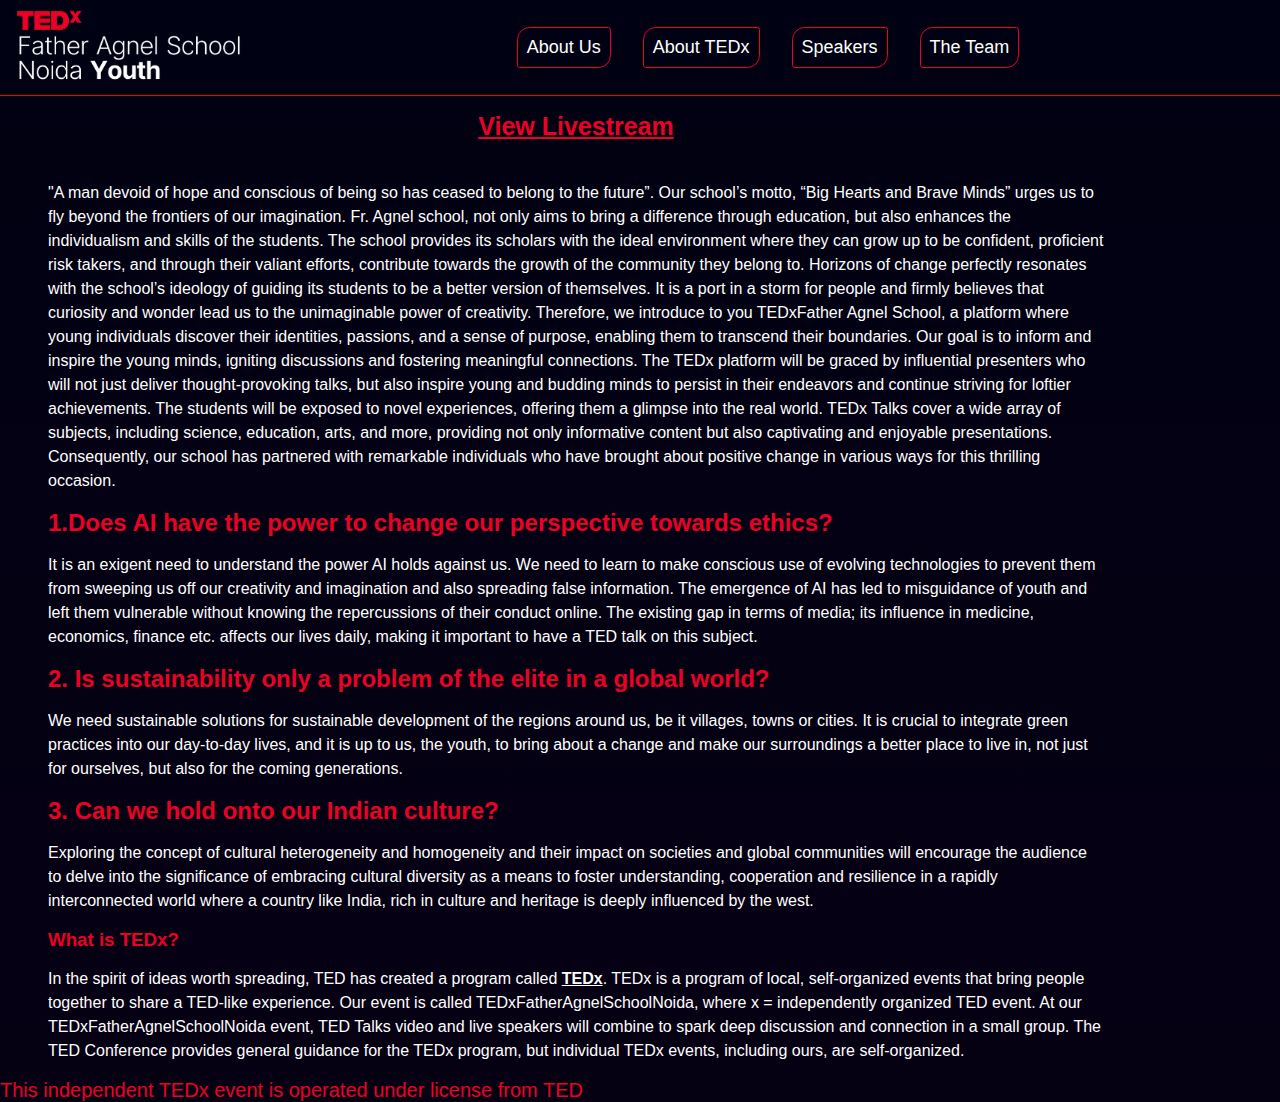
<file: index.html>
<!DOCTYPE html>
<html lang="en">

<head>
    <meta charset="UTF-8">
    <meta name="viewport" content="width=device-width, initial-scale=1.0">
    <title>TEDx</title>
    <link rel="icon" href="favicon.ico" />

    <!-- <link rel="stylesheet" href="https://cdn.jsdelivr.net/npm/@picocss/pico@1/css/pico.min.css"> -->
    <!-- <link rel="stylesheet" href="https://unpkg.com/pollen-css" /> -->
    <link rel="stylesheet" href="./flipdown.css">
    <link rel="stylesheet" href="./styles.css">
    <script src="flipdown.js"></script>

    <style>
        body {
            margin: 0;
        }

        main {
            margin: 0;
        }

        #hero {
            width: 100vw;
            z-index: -10;
            position: relative;
            place-items: center;
        }

        #hero #flipdown {
            position: relative;
            left: 51%;

            z-index: 100;
            transform: translate(-50%, 23em) scale(0.9);
        }

        @media only screen and (min-width: 1600px) {
            #hero #flipdown {
                transform: translate(-50%, 30em) scale(0.9);
            }
        }

        #hero img {
            transform: translateY(-1rem);
            z-index: -1;
            position: relative;
            width: 100%;
            left: 0;
            transform: translate(0, -5.5rem);
        }

        p,
        h1,
        h2,
        h3,
        h4 {
            margin: 1rem 3rem;
        }


        .no {
            display: none
        }

        @media only screen and (max-width: 768px) {
            #hero {
                transform: translateY(20px);
            }

            #hero img {
                transform: translate(0rem, -3rem);
            }

            #flipdown {
                left: 0;
                transform: translate(-10rem, 8rem) scale(0.7) !important;
            }

            p,
            h1,
            h2,
            h3,
            h4 {
                margin: 1rem 0.1rem;
            }
        }


        div.vid {
            display: none;
        }

        div.vid iframe {
            height: 80vh;
            aspect-ratio: 16/9;
        }

        @media only screen and (max-width: 768px) {
            div.vid iframe {
                width: 90vw;
                height: auto;
                aspect-ratio: 16/9;
            }

            .vid {
                position: relative !important;
            }

            .live {
                display: none !important;
            }
        }
    </style>
</head>

<body>
    <nav>

        <span>
            <ul>
                <a href="./index.html">
                    <li><img src="./large.png" alt=""></li>
                    <div class="live">LIVE</div>
                </a>
            </ul>
            <ul>
                <li><a href="./about.html"><button>About Us</button></a></li>
                <li><a href="./tedx.html"><button>About TEDx</button></a></li>
                <li><a href="./speakers.html"><button>Speakers</button></a></li>
                <li><a href="./team.html"><button>The Team</button></a></li>
            </ul>
        </span>
        <div class="hamburger">
            <span>
                <span id="b1" class="bar"></span>
                <span id="b2" class="bar"></span>
                <span id="b3" class="bar"></span>
            </span>
            <a href="./index.html"><img src="./large.png" alt="">
                <div class="live">LIVE</div>
            </a>
        </div>
    </nav>
    <main>
                <h1 style="font-size:25px;text-align:center;"><a href="https://www.youtube.com/watch?v=j_zo2y0kzl4">View Livestream</a></h1>
    <p>
        <br>
        "A man devoid of hope and conscious of
        being so has ceased to belong to the future”.
        Our school’s motto, “Big Hearts and Brave Minds” urges us to fly beyond
        the frontiers of our imagination. Fr. Agnel school, not only aims to bring a
        difference through education, but also enhances the individualism and
        skills of the students. The school provides its scholars with the ideal
        environment where they can grow up to be confident, proficient risk takers,
        and through their valiant efforts, contribute towards the growth of the
        community they belong to.
        Horizons of change perfectly resonates with the school’s ideology of
        guiding its students to be a better version of themselves. It is a port in a
        storm for people and firmly believes that curiosity and wonder lead us to
        the unimaginable power of creativity. Therefore, we introduce to you TEDxFather Agnel School, a platform
        where young individuals discover their
        identities, passions, and a sense of purpose, enabling them to transcend
        their boundaries. Our goal is to inform and inspire the young minds,
        igniting discussions and fostering meaningful connections.
        The TEDx platform will be graced by influential presenters who will not just
        deliver thought-provoking talks, but also inspire young and budding minds
        to persist in their endeavors and continue striving for loftier achievements.
        The students will be exposed to novel experiences, offering them a glimpse
        into the real world. TEDx Talks cover a wide array of subjects, including
        science, education, arts, and more, providing not only informative content
        but also captivating and enjoyable presentations.
        Consequently, our school has partnered with remarkable individuals who
        have brought about positive change in various ways for this thrilling
        occasion.

    </p>
    <span>
        <h2>1.Does AI have the power to change our perspective towards ethics? </h2>
        <p>
            It is an exigent need to understand the power AI holds against us. We need to learn to make conscious use of
            evolving technologies to prevent them from sweeping us off our creativity and imagination and also spreading
            false information. The emergence of AI has led to misguidance of youth and left them vulnerable without
            knowing
            the repercussions of their conduct online. The existing gap in terms of media; its influence in medicine,
            economics, finance etc. affects our lives daily, making it important to have a TED talk on this subject.
        </p>



        <h2>2. Is sustainability only a problem of the elite in a global world?</h2>
        <p>
            We need sustainable solutions for sustainable development of the regions around us, be it villages, towns or
            cities. It is crucial to integrate green practices into our day-to-day lives, and it is up to us, the youth,
            to
            bring about a change and make our surroundings a better place to live in, not just for ourselves, but also
            for
            the coming generations.
        </p>


        <h2>3. Can we hold onto our Indian culture?</h2>
        <p>
            Exploring the concept of cultural heterogeneity and homogeneity and their impact on societies and global
            communities will encourage the audience to delve into the significance of embracing cultural diversity as a
            means to foster understanding, cooperation and resilience in a rapidly interconnected world where a country
            like
            India, rich in culture and heritage is deeply influenced by the west.
        </p>
    </span>
    <h3>What is TEDx?</h3>
    <p>
        In the spirit of ideas worth spreading, TED has created a program called <a
            href="https://www.ted.com/tedx">TEDx</a>. TEDx is a program of local, self-organized events that bring
        people
        together to share a TED-like experience. Our event is called TEDxFatherAgnelSchoolNoida, where x = independently
        organized TED
        event. At our TEDxFatherAgnelSchoolNoida event, TED Talks video and live speakers will combine to spark deep
        discussion and
        connection in a small group. The TED Conference provides general guidance for the TEDx program, but individual
        TEDx
        events, including ours, are self-organized.
    </p>
    </main>
    <footer>
        This independent TEDx event is operated under license from TED
    </footer>
</body>
<script>
    const hamburger = document.querySelector(".hamburger>span")
    const navMenu = document.querySelectorAll("nav>span")
    const flipdownEl = document.querySelector("#flipdown")
    const liveFlash = document.querySelectorAll(".live")
    const vid = document.querySelector(".vid")
    const poster = document.querySelector("#poster")
    const hero = document.querySelector("#hero")
    const main = document.querySelector("main")
    const flipdown = new FlipDown(Math.floor(new Date(
        "25-Aug-2023 08:37:00"
        // "24-Aug-2023 22:35:00"
    ).getTime() / 1000))
    flipdown.start()
    flipdown.ifEnded(() => {
        flipdownEl.innerHTML = ""
        liveFlash.forEach(el => el.style.display = "initial")
        vid.style.display = "block"
        poster.classList.add("no")
        hero.style.display = "GRID"

    })

    hamburger.addEventListener("click", mobileMenu)

    function mobileMenu() {
        hamburger.classList.toggle("active")
        navMenu.forEach(el => el.classList.toggle("active"))
    }
</script>

</html>
</file>
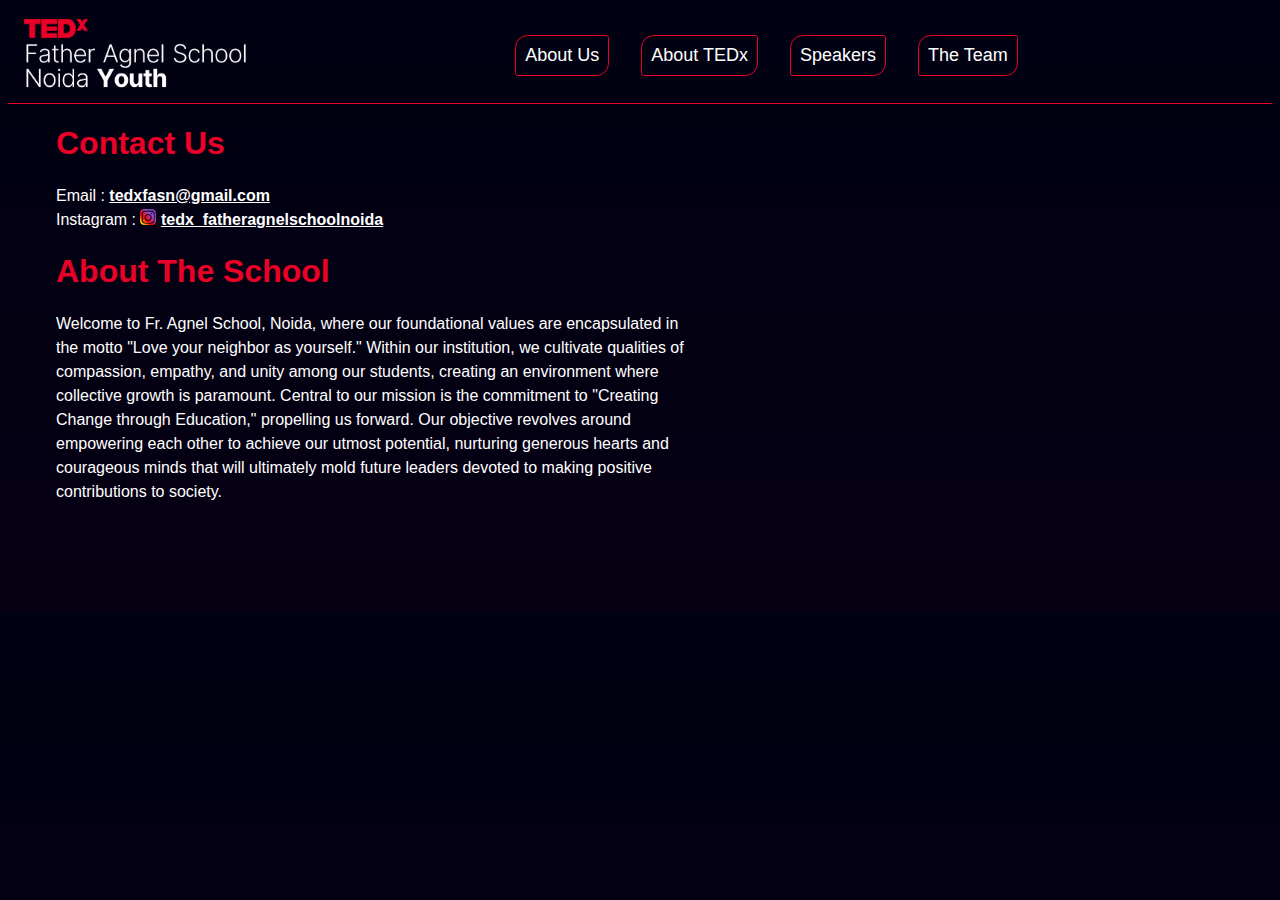
<file: about.html>
<!DOCTYPE html>
<html lang="en">

<head>
    <meta charset="UTF-8">
    <meta name="viewport" content="width=device-width, initial-scale=1.0">
    <link rel="stylesheet" href="./styles.css">

    <title>About The School</title>
    <link rel="icon" href="favicon.ico" />
    <style>
        main {
            display: flex;
            gap: 1rem;
        }

        @media only screen and (max-width: 768px) {
            main {
                flex-direction: column;
            }
        }
    </style>
</head>

<body>
    <nav>

        <span>
            <ul>
                <a href="./index.html">
                    <li><img src="./large.png" alt=""></li>
                    <div class="live">LIVE</div>
                </a>
            </ul>
            <ul>
                <li><a href="./about.html"><button>About Us</button></a></li>
                <li><a href="./tedx.html"><button>About TEDx</button></a></li>
                <li><a href="./speakers.html"><button>Speakers</button></a></li>
                <li><a href="./team.html"><button>The Team</button></a></li>
            </ul>
        </span>
        <div class="hamburger">
            <span>
                <span id="b1" class="bar"></span>
                <span id="b2" class="bar"></span>
                <span id="b3" class="bar"></span>
            </span>
            <a href="./index.html"><img src="./large.png" alt="">
                <div class="live">LIVE</div>
            </a>
        </div>
    </nav>
    <main>
        <span>
            <h1> Contact Us </h1>
            <p>
                Email : <a href="mailto: tedxfasn@gmail.com">tedxfasn@gmail.com</a>
                <br>
                Instagram : <img width="16em" src="./instalogo.png" /> <a
                    href="https://instagram.com/tedx_fatheragnelschoolnoida?igshid=OGQ5ZDc2ODk2ZA==">tedx_fatheragnelschoolnoida</a>
            </p>
            <h1>About The School</h1>
            <p>
                Welcome to Fr. Agnel School, Noida, where our foundational values are
                encapsulated in the motto "Love your neighbor as yourself." Within our
                institution, we cultivate qualities of compassion, empathy, and unity
                among our students, creating an environment where collective growth is
                paramount. Central to our mission is the commitment to "Creating Change
                through Education," propelling us forward. Our objective revolves around
                empowering each other to achieve our utmost potential, nurturing
                generous hearts and courageous minds that will ultimately mold future
                leaders devoted to making positive contributions to society.
            </p>
        </span>
        <span>
            <div style="overflow:hidden;resize:none;max-width:100%;width:500px;height:500px;">
                <div id="gmap-canvas" style="height:100%; width:100%;max-width:100%;"><iframe
                        style="height:100%;width:100%;border:0;" frameborder="0"
                        src="https://www.google.com/maps/embed/v1/place?q=Fr.+Agnel+School,+Institutional+Area,+Khora+Colony,+Sector+62,+Noida,+Uttar+Pradesh,+India&key=AIzaSyBFw0Qbyq9zTFTd-tUY6dZWTgaQzuU17R8"></iframe>
                </div><a class="google-maps-html" href="https://www.bootstrapskins.com/themes"
                    id="authmaps-data">premium bootstrap themes</a>
                <style>
                    #gmap-canvas img.text-marker {
                        max-width: none !important;
                        background: none !important;
                    }

                    img {
                        max-width: none
                    }
                </style>
            </div>
        </span>

    </main>

</body>
<script>
    const hamburger = document.querySelector(".hamburger>span")
    const navMenu = document.querySelectorAll("nav>span")

    hamburger.addEventListener("click", mobileMenu)

    function mobileMenu() {
        hamburger.classList.toggle("active")
        navMenu.forEach(el => el.classList.toggle("active"))
    }
</script>

</html>
</file>
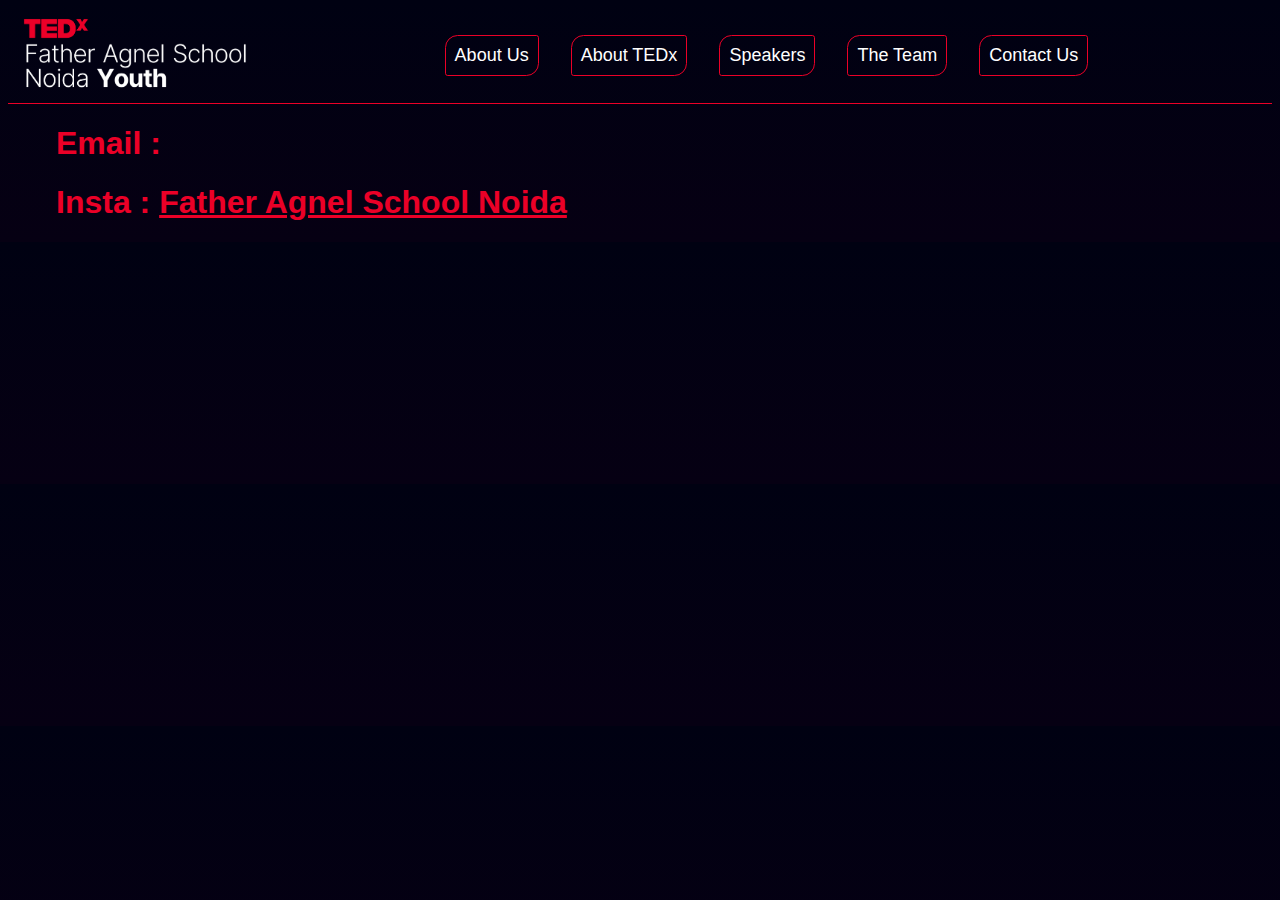
<file: contact.html>
<!DOCTYPE html>
<html lang="en">

<head>
    <meta charset="UTF-8">
    <meta name="viewport" content="width=device-width, initial-scale=1.0">
    <link rel="stylesheet" href="./styles.css">

    <title>About The School</title>
    <link rel="icon" href="favicon.ico" />

</head>

<body>
    <nav>

        <span>
            <ul>
                <a href="./index.html">
                    <li><img src="./large.png" alt=""></li>
                    <div class="live">LIVE</div>
                </a>
            </ul>
            <ul>
                <li><a href="./about.html"><button>About Us</button></a></li>
                <li><a href="./tedx.html"><button>About TEDx</button></a></li>
                <li><a href="./speakers.html"><button>Speakers</button></a></li>
                <li><a href="./team.html"><button>The Team</button></a></li>
                <li><a href="./contact.html"><button>Contact Us</button></a></li>
            </ul>
        </span>
        <div class="hamburger">
            <span>
                <span id="b1" class="bar"></span>
                <span id="b2" class="bar"></span>
                <span id="b3" class="bar"></span>
            </span>
            <a href="./index.html"><img src="./large.png" alt="">
                <div class="live">LIVE</div>
            </a>
        </div>
    </nav>
    <main>
        <h1> Email : </h1>
        <h1> Insta : <a href="https://instagram.com/tedx_fatheragnelschoolnoida?igshid=OGQ5ZDc2ODk2ZA==">Father Agnel
                School Noida</a></h1>
    </main>

</body>
<script>
    const hamburger = document.querySelector(".hamburger>span")
    const navMenu = document.querySelectorAll("nav>span")

    hamburger.addEventListener("click", mobileMenu)

    function mobileMenu() {
        hamburger.classList.toggle("active")
        navMenu.forEach(el => el.classList.toggle("active"))
    }
</script>

</html>
</file>
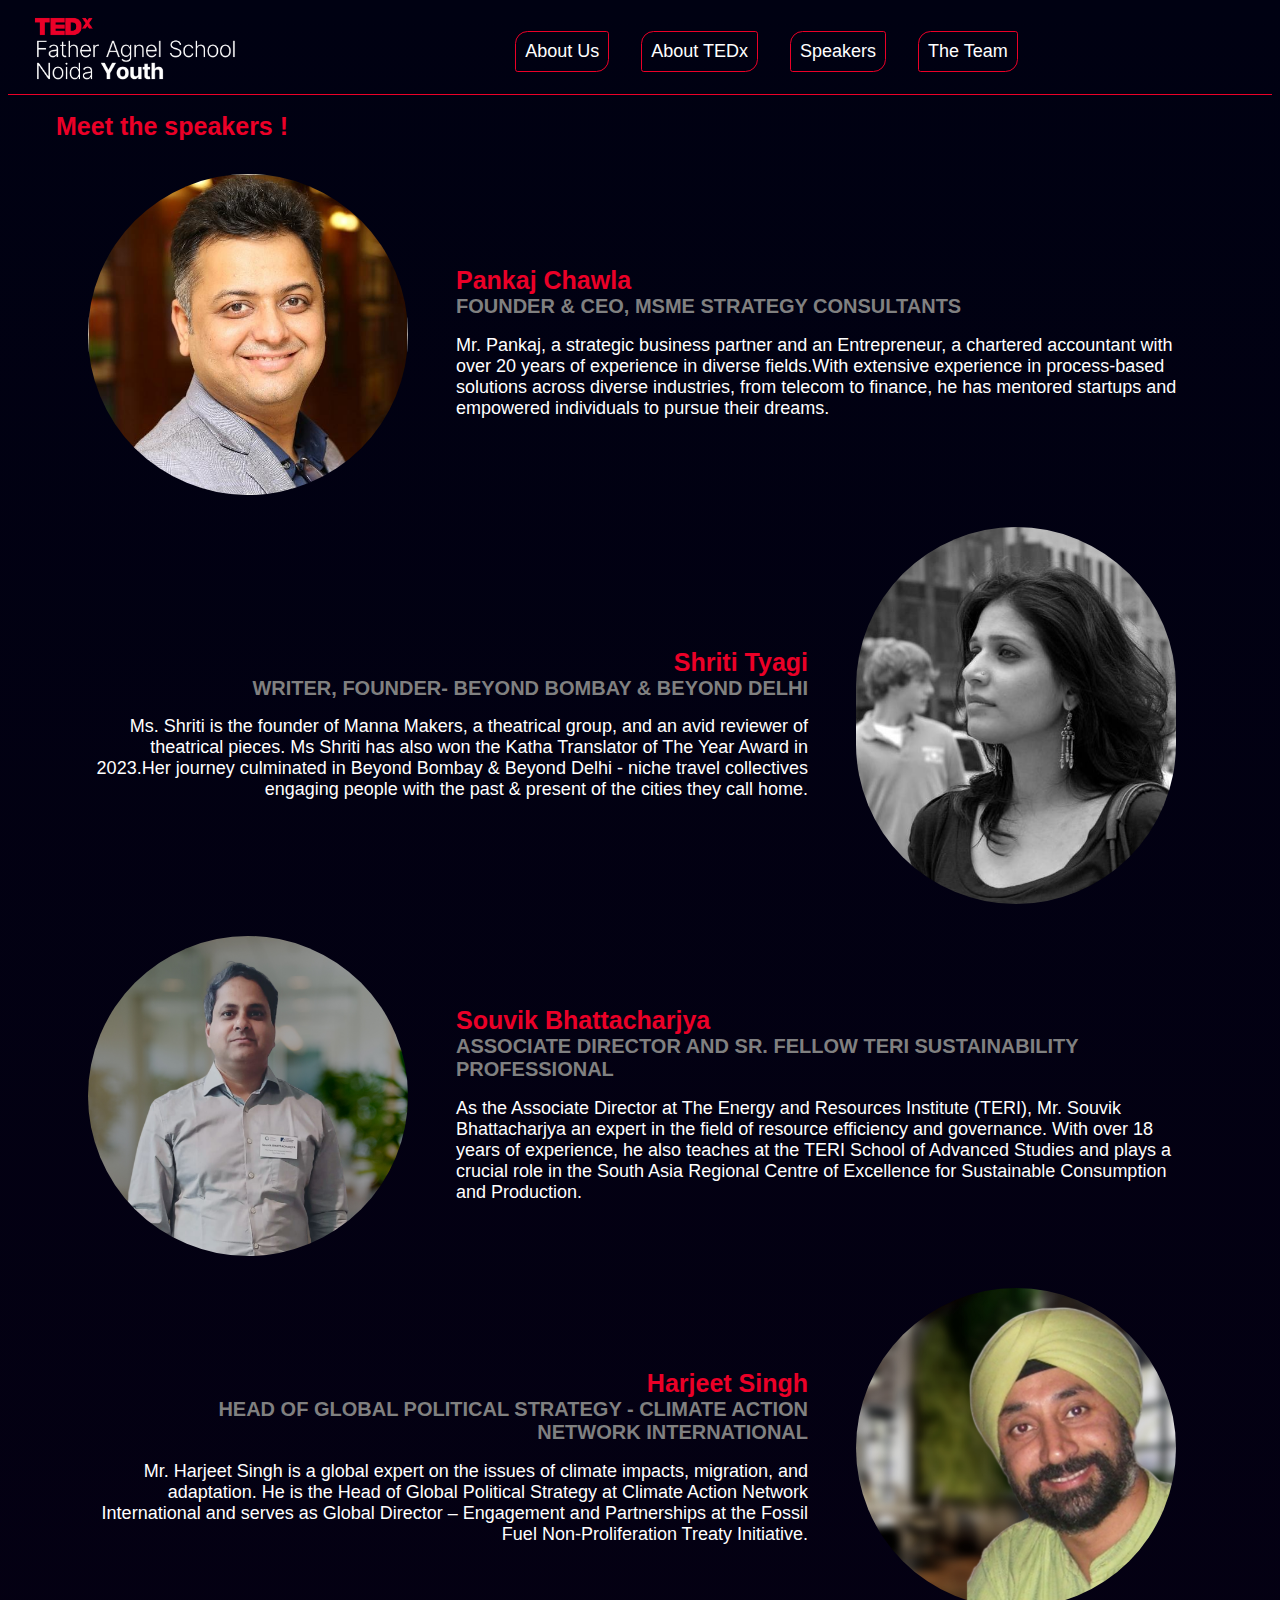
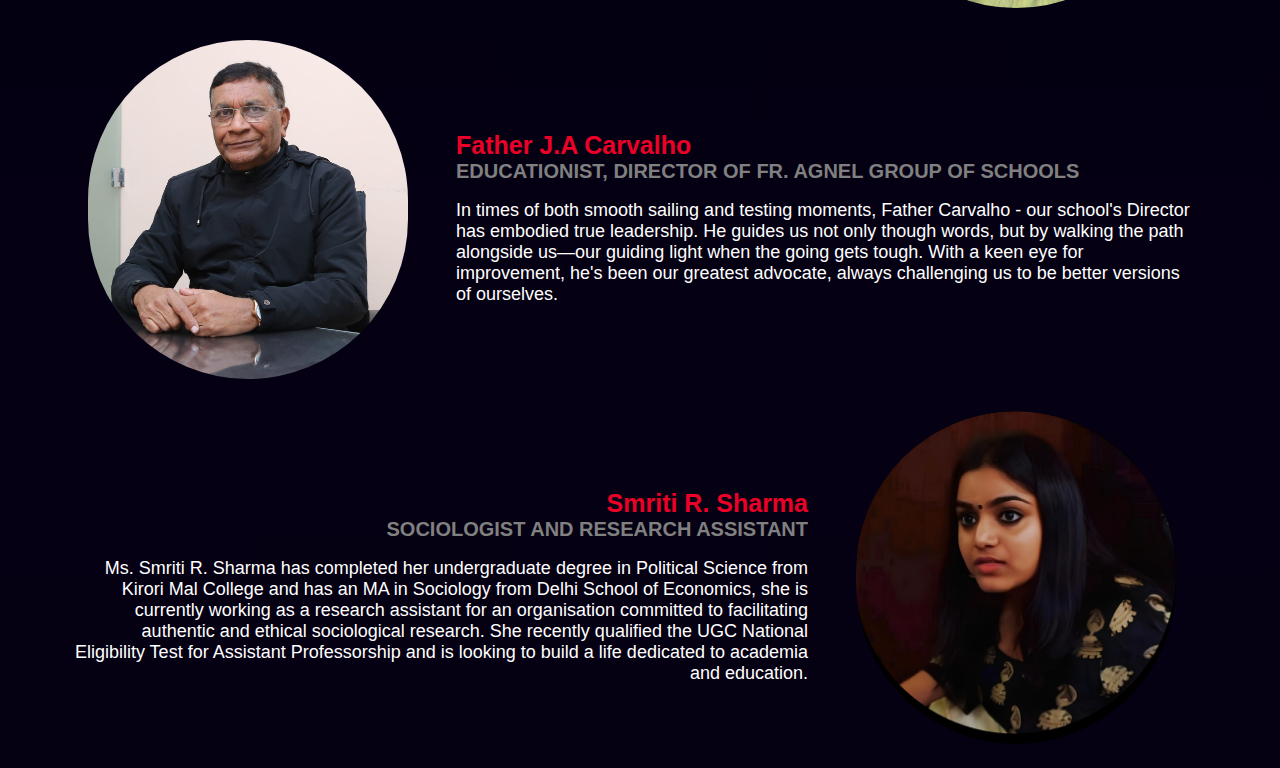
<file: speakers.html>
<!DOCTYPE html>
<html lang="en">

<head>
    <meta charset="UTF-8">
    <meta name="viewport" content="width=device-width, initial-scale=1.0">
    <link rel="stylesheet" href="./styles.css">

    <title>Speakers</title>
    <link rel="icon" href="favicon.ico" />

    <style>
        main div {
            display: flex;
            justify-content: center;
            align-items: center;
            text-align: center;
        }

        span {
            font-size: 18px;
        }

        h1 {
            font-size: 25px;
        }

        h2 {
            font-size: 20px;
        }

        @media only screen and (max-width: 768px) {

            h1,
            h2 {
                text-align: center;
            }

            p {
                font-size: 20px;
            }

            main div {
                flex-direction: column;
            }

            main div:has(.even) {
                flex-direction: column-reverse;

            }

            span {
                text-align: left !important;
            }

            main img {
                width: 15rem;
            }

        }

        .head {
            display: flex;
            flex-direction: column;
        }

        main div span {
            padding: 0 1rem;
            text-align: left;
        }

        span.even {
            text-align: right;
        }

        span:not(.even) {
            text-align: left
        }

        main div span h1 {
            margin-bottom: 0;
        }

        main div span h2 {
            margin-top: 0;
            color: gray;
            text-transform: uppercase;
        }

        main img {
            width: 20rem;
            border-radius: 100rem;
            margin: 1rem;
        }
    </style>
</head>

<body>
    <nav>

        <span>
            <ul>
                <a href="./index.html">
                    <li><img src="./large.png" alt=""></li>
                    <div class="live">LIVE</div>
                </a>
            </ul>
            <ul>
                <li><a href="./about.html"><button>About Us</button></a></li>
                <li><a href="./tedx.html"><button>About TEDx</button></a></li>
                <li><a href="./speakers.html"><button>Speakers</button></a></li>
                <li><a href="./team.html"><button>The Team</button></a></li>
            </ul>
        </span>
        <div class="hamburger">
            <span>
                <span id="b1" class="bar"></span>
                <span id="b2" class="bar"></span>
                <span id="b3" class="bar"></span>
            </span>
            <a href="./index.html"><img src="./large.png" alt="">
                <div class="live">LIVE</div>
            </a>
        </div>
    </nav>
    <main>
        <h1>Meet the speakers !</h1>
        <div>
            <span class="head">
                <img src="./pankaj.jpg" alt="">
            </span>
            <span>
                <h1>Pankaj Chawla</h1>
                <h2>FOUNDER & CEO, MSME STRATEGY CONSULTANTS
                </h2>
                Mr. Pankaj, a strategic business
                partner and an Entrepreneur, a
                chartered accountant with over
                20 years of experience in
                diverse fields.With extensive
                experience in process-based
                solutions across diverse
                industries, from telecom to
                finance, he has mentored
                startups and empowered
                individuals to pursue their
                dreams.
            </span>
        </div>
        <div>

            <span class="even">
                <h1>Shriti Tyagi</h1>
                <h2>WRITER, Founder- Beyond Bombay & Beyond Delhi
                </h2>
                Ms. Shriti is the founder of Manna
                Makers, a
                theatrical group, and an avid reviewer of
                theatrical pieces. Ms Shriti has
                also won the Katha Translator
                of The Year Award in 2023.Her
                journey culminated in Beyond
                Bombay & Beyond Delhi - niche
                travel collectives engaging
                people with the past & present
                of the cities they call home.


            </span>
            <span class="head">
                <img src="./shriti.jpg" alt="">
            </span>
        </div>

        <div>
            <span class="head">
                <img src="./sovik.png" alt="">
            </span>
            <span>
                <h1>Souvik Bhattacharjya
                </h1>
                <h2>ASSOCIATE DIRECTOR and Sr. Fellow TERI sustainability professional
                </h2>
                As the Associate Director at
                The Energy and Resources
                Institute (TERI), Mr. Souvik
                Bhattacharjya an expert in
                the field of resource efficiency
                and governance. With over 18
                years of experience, he also
                teaches at the TERI School of
                Advanced Studies and plays a
                crucial role in the South Asia
                Regional Centre of Excellence
                for Sustainable Consumption
                and Production.
            </span>
        </div>
        <div>

            <span class="even">
                <h1>Harjeet Singh
                </h1>
                <h2>Head of Global Political Strategy - Climate Action Network International</h2>
                Mr. Harjeet Singh is a global expert
                on the issues of climate impacts,
                migration, and adaptation. He is
                the Head of Global Political
                Strategy at Climate Action
                Network International and serves
                as Global Director – Engagement
                and Partnerships at the Fossil
                Fuel Non-Proliferation Treaty
                Initiative.
            </span>
            <span class="head">
                <img src="./harjeet.png" alt="">
            </span>
        </div>
        <div>
            <span class="head">
                <img src="./father.jpg" alt="">
            </span>
            <span>
                <h1>Father J.A Carvalho
                </h1>
                <h2>Educationist, Director of Fr. Agnel group of Schools</h2>
                In times of both smooth sailing
                and testing moments, Father
                Carvalho - our school's Director
                has embodied true leadership.
                He guides us not only though
                words, but by walking the path
                alongside us—our guiding light
                when the going gets tough. With
                a keen eye for improvement, he's
                been our greatest advocate,
                always challenging us to be
                better versions of ourselves.
            </span>
        </div>
        <div>

            <span class="even">
                <h1>Smriti R. Sharma
                </h1>
                <h2>SOCIOLOGIST AND RESEARCH ASSISTANT
                </h2>
                Ms. Smriti R. Sharma has completed her
                undergraduate degree in Political
                Science from Kirori Mal College and
                has an MA in Sociology from Delhi
                School of Economics, she is
                currently working as a research
                assistant for an organisation
                committed to facilitating authentic
                and ethical sociological research.
                She recently qualified the UGC
                National Eligibility Test for Assistant
                Professorship and is looking to
                build a life dedicated to academia
                and education.
            </span>
            <span class="head">
                <img src="./smriti.jpg" alt="">
            </span>
        </div>
    </main>

</body>
<script>
    const hamburger = document.querySelector(".hamburger>span")
    const navMenu = document.querySelectorAll("nav>span")

    hamburger.addEventListener("click", mobileMenu)

    function mobileMenu() {
        hamburger.classList.toggle("active")
        navMenu.forEach(el => el.classList.toggle("active"))
    }
</script>

</html>
</file>
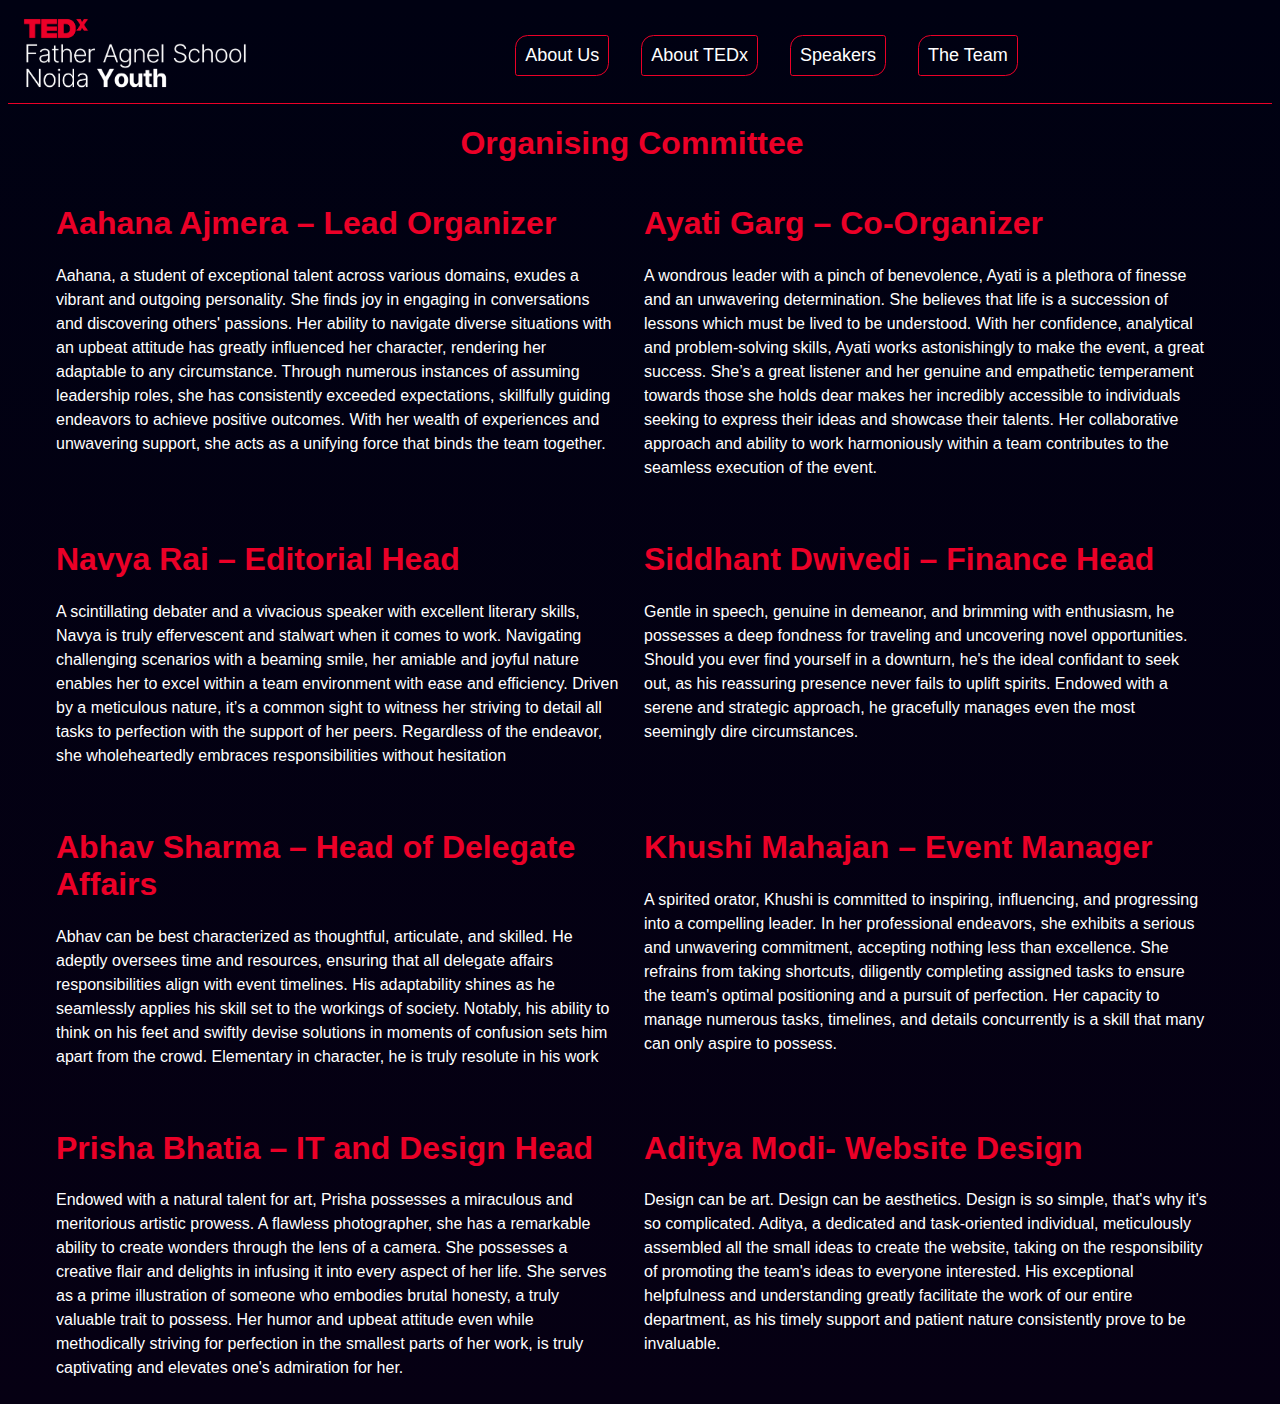
<file: team.html>
<!DOCTYPE html>
<html lang="en">

<head>
    <meta charset="UTF-8">
    <meta name="viewport" content="width=device-width, initial-scale=1.0">
    <link rel="stylesheet" href="./styles.css">

    <title>The Team</title>
    <link rel="icon" href="favicon.ico" />
    <style>
        main>h1 {
            text-align: center;
        }

        @media only screen and (min-width: 768px) {
            main>div {
                display: grid;
                grid-template-columns: 1fr 1fr;
                gap: 1.5rem;
            }
        }
    </style>

</head>

<body>
    <nav>

        <span>
            <ul>
                <a href="./index.html">
                    <li><img src="./large.png" alt=""></li>
                    <div class="live">LIVE</div>
                </a>
            </ul>
            <ul>
                <li><a href="./about.html"><button>About Us</button></a></li>
                <li><a href="./tedx.html"><button>About TEDx</button></a></li>
                <li><a href="./speakers.html"><button>Speakers</button></a></li>
                <li><a href="./team.html"><button>The Team</button></a></li>
            </ul>
        </span>
        <div class="hamburger">
            <span>
                <span id="b1" class="bar"></span>
                <span id="b2" class="bar"></span>
                <span id="b3" class="bar"></span>
            </span>
            <a href="./index.html"><img src="./large.png" alt="">
                <div class="live">LIVE</div>
            </a>
        </div>
    </nav>
    <main>
        <h1>Organising Committee</h1>
        <div>
            <span>
                <h1>Aahana Ajmera – Lead Organizer</h1>
                <p>Aahana, a student of exceptional talent across various domains, exudes a vibrant and
                    outgoing personality. She finds joy in engaging in conversations and discovering others'
                    passions. Her ability to navigate diverse situations with an upbeat attitude has greatly
                    influenced her character, rendering her adaptable to any circumstance. Through numerous
                    instances of assuming leadership roles, she has consistently exceeded expectations,
                    skillfully guiding endeavors to achieve positive outcomes. With her wealth of experiences
                    and unwavering support, she acts as a unifying force that binds the team together.</p>
            </span>
            <span>
                <h1>Ayati Garg – Co-Organizer</h1>
                <p>A wondrous leader with a pinch of benevolence, Ayati is a plethora of finesse and an
                    unwavering determination. She believes that life is a succession of lessons which must be
                    lived to be understood. With her confidence, analytical and problem-solving skills, Ayati
                    works astonishingly to make the event, a great success. She’s a great listener and her
                    genuine and empathetic temperament towards those she holds dear makes her incredibly
                    accessible to individuals seeking to express their ideas and showcase their talents. Her
                    collaborative approach and ability to work harmoniously within a team contributes to the
                    seamless execution of the event.
                </p>
            </span>
            <span>
                <h1>Navya Rai – Editorial Head</h1>
                <p>A scintillating debater and a vivacious speaker with excellent literary skills, Navya is
                    truly effervescent and stalwart when it comes to work. Navigating challenging scenarios
                    with a beaming smile, her amiable and joyful nature enables her to excel within a team
                    environment with ease and efficiency. Driven by a meticulous nature, it’s a common sight
                    to witness her striving to detail all tasks to perfection with the support of her peers.
                    Regardless of the endeavor, she wholeheartedly embraces responsibilities without
                    hesitation</p>
            </span>
            <span>
                <h1>Siddhant Dwivedi – Finance Head</h1>
                <p>Gentle in speech, genuine in demeanor, and brimming with enthusiasm, he possesses a
                    deep fondness for traveling and uncovering novel opportunities. Should you ever find
                    yourself in a downturn, he's the ideal confidant to seek out, as his reassuring presence
                    never fails to uplift spirits. Endowed with a serene and strategic approach, he gracefully
                    manages even the most seemingly dire circumstances.
                </p>
            </span>
            <span>
                <h1>Abhav Sharma – Head of Delegate Affairs
                </h1>
                <p>Abhav can be best characterized as thoughtful, articulate, and skilled. He adeptly
                    oversees time and resources, ensuring that all delegate affairs responsibilities align with
                    event timelines. His adaptability shines as he seamlessly applies his skill set to the
                    workings of society. Notably, his ability to think on his feet and swiftly devise solutions
                    in moments of confusion sets him apart from the crowd. Elementary in character, he is
                    truly resolute in his work</p>
            </span>
            <span>
                <h1>Khushi Mahajan – Event Manager</h1>
                <p>A spirited orator, Khushi is committed to inspiring, influencing, and progressing into a
                    compelling leader. In her professional endeavors, she exhibits a serious and unwavering
                    commitment, accepting nothing less than excellence. She refrains from taking shortcuts,
                    diligently completing assigned tasks to ensure the team's optimal positioning and a
                    pursuit of perfection. Her capacity to manage numerous tasks, timelines, and details
                    concurrently is a skill that many can only aspire to possess.</p>
            </span>
            <span>
                <h1>Prisha Bhatia – IT and Design Head</h1>
                <p>Endowed with a natural talent for art, Prisha possesses a miraculous and meritorious
                    artistic prowess. A flawless photographer, she has a remarkable ability to create wonders
                    through the lens of a camera. She possesses a creative flair and delights in infusing it into
                    every aspect of her life. She serves as a prime illustration of someone who embodies
                    brutal honesty, a truly valuable trait to possess. Her humor and upbeat attitude even while
                    methodically striving for perfection in the smallest parts of her work, is truly captivating
                    and elevates one's admiration for her.</p>
            </span>

            <span>
                <h1>Aditya Modi- Website Design</h1>
                <p> Design can be art. Design can be aesthetics. Design is so simple, that's why it's so complicated.
                    Aditya, a dedicated and task-oriented individual, meticulously assembled all the small ideas to
                    create the website, taking on the responsibility of promoting the team's ideas to everyone
                    interested. His exceptional helpfulness and understanding greatly facilitate the work of our entire
                    department, as his timely support and patient nature consistently prove to be invaluable.</p>
            </span>
        </div>


    </main>

</body>
<script>
    const hamburger = document.querySelector(".hamburger>span")
    const navMenu = document.querySelectorAll("nav>span")

    hamburger.addEventListener("click", mobileMenu)

    function mobileMenu() {
        hamburger.classList.toggle("active")
        navMenu.forEach(el => el.classList.toggle("active"))
    }
</script>

</html>
</file>
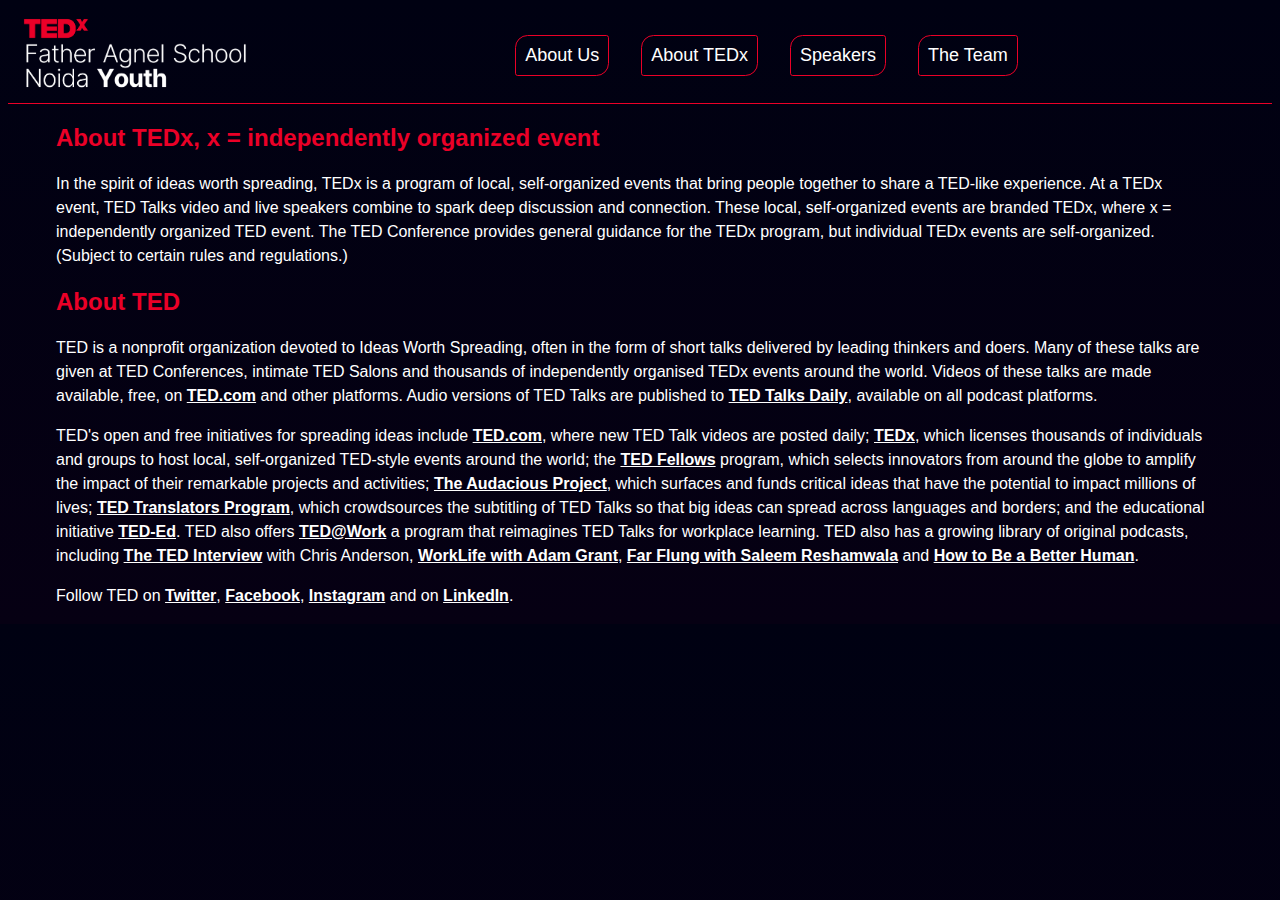
<file: tedx.html>
<!DOCTYPE html>
<html lang="en">

<head>
    <meta charset="UTF-8">
    <meta name="viewport" content="width=device-width, initial-scale=1.0">
    <link rel="stylesheet" href="./styles.css">

    <title>About TEDx</title>
    <link rel="icon" href="favicon.ico" />

</head>

<body>
    <nav>

        <span>
            <ul>
                <a href="./index.html">
                    <li><img src="./large.png" alt=""></li>
                    <div class="live">LIVE</div>
                </a>
            </ul>
            <ul>
                <li><a href="./about.html"><button>About Us</button></a></li>
                <li><a href="./tedx.html"><button>About TEDx</button></a></li>
                <li><a href="./speakers.html"><button>Speakers</button></a></li>
                <li><a href="./team.html"><button>The Team</button></a></li>
            </ul>
        </span>
        <div class="hamburger">
            <span>
                <span id="b1" class="bar"></span>
                <span id="b2" class="bar"></span>
                <span id="b3" class="bar"></span>
            </span>
            <a href="./index.html"><img src="./large.png" alt="">
                <div class="live">LIVE</div>
            </a>
        </div>
    </nav>
    <main>
        <h2>About TEDx, x = independently organized event</h2>
        <p>
            In the spirit of ideas worth spreading, TEDx is a program of local, self-organized events that bring people
            together to share a TED-like experience. At a TEDx event, TED Talks video and live speakers combine to spark
            deep discussion and connection. These local, self-organized events are branded TEDx, where x = independently
            organized TED event. The TED Conference provides general guidance for the TEDx program, but individual TEDx
            events are self-organized. (Subject to certain rules and regulations.)</p>

        <h2>About TED</h2>
        <p>
            TED is a nonprofit organization devoted to Ideas Worth Spreading, often in the form of short talks delivered
            by leading thinkers and doers. Many of these talks are given at TED Conferences, intimate TED Salons and
            thousands of independently organised TEDx events around the world. Videos of these talks are made available,
            free, on <a href="http://ted.com/">TED.com</a> and other platforms. Audio versions of TED Talks are
            published to <a href="http://applepodcasts.com/tedtalksdaily">TED Talks Daily</a>, available on all podcast
            platforms.</p>

        <p>TED's open and free initiatives for spreading ideas include <a href="http://ted.com/">TED.com</a>, where new
            TED Talk videos are posted daily; <a href="http://www.ted.com/tedx">TEDx</a>, which licenses thousands of
            individuals and groups to host local, self-organized TED-style events around the world; the <a
                href="http://www.ted.com/fellows">TED Fellows</a> program, which selects innovators from around the
            globe to amplify the impact of their remarkable projects and activities; <a
                href="https://audaciousproject.org/">The Audacious Project</a>, which surfaces and funds critical ideas
            that have the potential to impact millions of lives; <a
                href="https://www.ted.com/about/programs-initiatives/ted-translators">TED Translators Program</a>, which
            crowdsources the subtitling of TED Talks so that big ideas can spread across languages and borders; and the
            educational initiative <a href="http://ed.ted.com/">TED-Ed</a>. TED also offers <a
                href="https://tedatwork.ted.com/">TED@Work</a> a program that reimagines TED Talks for workplace
            learning. TED also has a growing library of original podcasts, including <a
                href="https://www.ted.com/podcasts/ted-interview">The TED Interview</a> with Chris Anderson, <a
                href="https://www.ted.com/podcasts/worklife">WorkLife with Adam Grant</a>, <a
                href="https://www.ted.com/podcasts/far_flung_with_saleem_reshamwala">Far Flung with Saleem
                Reshamwala</a> and <a href="https://www.ted.com/podcasts/how-to-be-a-better-human">How to Be a Better
                Human</a>.</p>

        <p>Follow TED on <a href="http://twitter.com/TEDTalks">Twitter</a>, <a
                href="http://www.facebook.com/TED">Facebook</a>, <a href="https://instagram.com/ted">Instagram</a> and
            on <a href="https://www.linkedin.com/company/ted-conferences">LinkedIn</a>.</p>

    </main>
    </main>
</body>
<script>
    const hamburger = document.querySelector(".hamburger>span")
    const navMenu = document.querySelectorAll("nav>span")

    hamburger.addEventListener("click", mobileMenu)

    function mobileMenu() {
        hamburger.classList.toggle("active")
        navMenu.forEach(el => el.classList.toggle("active"))
    }
</script>

</html>
</file>
<file: flipdown.css>
/* THEMES */

/********** Theme: dark **********/
/* Font styles */
.flipdown.flipdown__theme-dark {
  font-family: sans-serif;
  font-weight: bold;
}

/* Rotor group headings */
.flipdown.flipdown__theme-dark .rotor-group-heading:before {
  color: white;
  font-size: 1.5em;

}

/* Delimeters */
.flipdown.flipdown__theme-dark .rotor-group:nth-child(n+2):nth-child(-n+3):before,
.flipdown.flipdown__theme-dark .rotor-group:nth-child(n+2):nth-child(-n+3):after {
  background-color: var(--primary);
}

/* Rotor tops */
.flipdown.flipdown__theme-dark .rotor,
.flipdown.flipdown__theme-dark .rotor-top,
.flipdown.flipdown__theme-dark .rotor-leaf-front {
  color: #FFFFFF;
  text-shadow: var(--primary) 2px 2px 2px;
  /* , var(--primary) -2px -2px 2px, var(--primary) -2px 2px 2px, var(--primary) 2px -2px 2px; */
  background-color: #151515;
}

/* Rotor bottoms */
.flipdown.flipdown__theme-dark .rotor-bottom,
.flipdown.flipdown__theme-dark .rotor-leaf-rear {
  color: #EFEFEF;
  background-color: #202020;
}

/* Hinge */
.flipdown.flipdown__theme-dark .rotor:after {
  border-top: solid 1px #151515;
}

/********** Theme: light **********/
/* Font styles */
.flipdown.flipdown__theme-light {
  font-family: sans-serif;
  font-weight: bold;
}

/* Rotor group headings */
.flipdown.flipdown__theme-light .rotor-group-heading:before {
  color: #EEEEEE;
}

/* Delimeters */
.flipdown.flipdown__theme-light .rotor-group:nth-child(n+2):nth-child(-n+3):before,
.flipdown.flipdown__theme-light .rotor-group:nth-child(n+2):nth-child(-n+3):after {
  background-color: #DDDDDD;
}

/* Rotor tops */
.flipdown.flipdown__theme-light .rotor,
.flipdown.flipdown__theme-light .rotor-top,
.flipdown.flipdown__theme-light .rotor-leaf-front {
  color: #222222;
  background-color: #DDDDDD;
}

/* Rotor bottoms */
.flipdown.flipdown__theme-light .rotor-bottom,
.flipdown.flipdown__theme-light .rotor-leaf-rear {
  color: #333333;
  background-color: #EEEEEE;
}

/* Hinge */
.flipdown.flipdown__theme-light .rotor:after {
  border-top: solid 1px #222222;
}

/* END OF THEMES */

.flipdown {
  overflow: visible;
  width: 510px;
  height: 110px;
}

.flipdown .rotor-group {
  position: relative;
  float: left;
  padding-right: 30px;
}

.flipdown .rotor-group:last-child {
  padding-right: 0;
}

.flipdown .rotor-group-heading:before {
  display: block;
  height: 30px;
  line-height: 30px;
  text-align: center;
}

.flipdown .rotor-group:nth-child(1) .rotor-group-heading:before {
  content: attr(data-before);
}

.flipdown .rotor-group:nth-child(2) .rotor-group-heading:before {
  content: attr(data-before);
}

.flipdown .rotor-group:nth-child(3) .rotor-group-heading:before {
  content: attr(data-before);
}

.flipdown .rotor-group:nth-child(4) .rotor-group-heading:before {
  content: attr(data-before);
}

.flipdown .rotor-group:nth-child(n+2):nth-child(-n+3):before {
  content: '';
  position: absolute;
  bottom: 20px;
  left: 115px;
  width: 10px;
  height: 10px;
  border-radius: 50%;
}

.flipdown .rotor-group:nth-child(n+2):nth-child(-n+3):after {
  content: '';
  position: absolute;
  bottom: 50px;
  left: 115px;
  width: 10px;
  height: 10px;
  border-radius: 50%;
}

.flipdown .rotor {
  position: relative;
  float: left;
  width: 50px;
  height: 80px;
  margin: 0px 5px 0px 0px;
  border-radius: 4px;
  font-size: 4rem;
  text-align: center;
  perspective: 200px;
}

.flipdown .rotor:last-child {
  margin-right: 0;
}

.flipdown .rotor-top,
.flipdown .rotor-bottom {
  overflow: hidden;
  position: absolute;
  width: 50px;
  height: 40px;
}

.flipdown .rotor-leaf {
  z-index: 1;
  position: absolute;
  width: 50px;
  height: 80px;
  transform-style: preserve-3d;
  transition: transform 0s;
}

.flipdown .rotor-leaf.flipped {
  transform: rotateX(-180deg);
  transition: all 0.5s ease-in-out;
}

.flipdown .rotor-leaf-front,
.flipdown .rotor-leaf-rear {
  overflow: hidden;
  position: absolute;
  width: 50px;
  height: 40px;
  margin: 0;
  transform: rotateX(0deg);
  backface-visibility: hidden;
  -webkit-backface-visibility: hidden;
}

.flipdown .rotor-leaf-front {
  line-height: 80px;
  border-radius: 4px 4px 0px 0px;
}

.flipdown .rotor-leaf-rear {
  line-height: 0px;
  border-radius: 0px 0px 4px 4px;
  transform: rotateX(-180deg);
}

.flipdown .rotor-top {
  line-height: 80px;
  border-radius: 4px 4px 0px 0px;
}

.flipdown .rotor-bottom {
  bottom: 0;
  line-height: 0px;
  border-radius: 0px 0px 4px 4px;
}

.flipdown .rotor:after {
  content: '';
  z-index: 2;
  position: absolute;
  bottom: 0px;
  left: 0px;
  width: 50px;
  height: 40px;
  border-radius: 0px 0px 4px 4px;
}

@media (max-width: 550px) {

  .flipdown {
    width: max-content;
    height: 70px;
    transform: scale(0.7);
  }

  .flipdown .rotor {
    font-size: 2.2rem;
    margin-right: 3px;
  }

  .flipdown .rotor,
  .flipdown .rotor-leaf,
  .flipdown .rotor-leaf-front,
  .flipdown .rotor-leaf-rear,
  .flipdown .rotor-top,
  .flipdown .rotor-bottom,
  .flipdown .rotor:after {
    width: 30px;
  }

  .flipdown .rotor-group {
    padding-right: 20px;
  }

  .flipdown .rotor-group:last-child {
    padding-right: 0px;
  }

  .flipdown .rotor-group-heading:before {
    font-size: 0.8rem;
    height: 20px;
    line-height: 20px;
  }

  .flipdown .rotor-group:nth-child(n+2):nth-child(-n+3):before,
  .flipdown .rotor-group:nth-child(n+2):nth-child(-n+3):after {
    left: 69px;
  }

  .flipdown .rotor-group:nth-child(n+2):nth-child(-n+3):before {
    bottom: 13px;
    height: 8px;
    width: 8px;
  }

  .flipdown .rotor-group:nth-child(n+2):nth-child(-n+3):after {
    bottom: 29px;
    height: 8px;
    width: 8px;
  }

  .flipdown .rotor-leaf-front,
  .flipdown .rotor-top {
    line-height: 50px;
  }

  .flipdown .rotor-leaf,
  .flipdown .rotor {
    height: 50px;
  }

  .flipdown .rotor-leaf-front,
  .flipdown .rotor-leaf-rear,
  .flipdown .rotor-top,
  .flipdown .rotor-bottom,
  .flipdown .rotor:after {
    height: 25px;
  }
}
</file>
<file: styles.css>
/* @import "https://cdn.jsdelivr.net/npm/bulma@0.9.4/css/bulma.min.css"; */
:root {
    --transparency: 1;
    --primary: hsla(350, 100%, 46%, var(--transparency));
    --background-image: linear-gradient(#000112, #060013);
}

* {
    box-sizing: border-box;
    --liveshift: -25%
}

body {
    background: #000112;
    background-image: var(--background-image);
    font-family: "Helvetica Neue", Helvetica, "Inter Light";
    color: white;
    overflow-x: hidden;
    scroll-behavior: smooth;
    scroll-padding-top: 3rem;
    font-size: 20px;
}

*:has(>.live) {
    position: relative;
}

.live {
    display: none;
    position: absolute;
    bottom: 0;
    right: 0;
    transform: translate(var(--liveshift), -5%);
    color: var(--primary);
    font-weight: bold;
    font-size: 0.7em;
    border: 2px solid var(--primary);
    border-radius: 100px;
    padding: 3px 15px;
    animation: blink 0.5s alternate infinite;
}

@keyframes blink {
    from {
        opacity: 1;
        transform: translate(var(--liveshift), -35%) scale(1.01);
    }

    to {
        transform: translate(var(--liveshift), -35%) scale(0.99);
        opacity: 0.1;
    }
}

.hamburger {
    display: none;
}

.bar {
    display: block;
    width: 25px;
    height: 1px;
    margin: 5px 2px;
    transition: all 0.4s ease-in-out;
    background-color: var(--primary);
}

nav {

    display: grid;
    border-bottom: 0.5px solid var(--primary);

}

nav span {
    display: grid;
    grid-template-columns: 2fr 8fr;
    justify-content: space-between;
    justify-items: center;
}

nav img {
    height: 4.5em;
}

nav ul {
    display: flex;
    height: 100%;
    align-items: center;
    justify-content: space-around;
    list-style-type: none;
    padding: 0;
    margin: 0;
}

nav ul button {
    font-size: large;
    background-color: transparent;
    color: white;
    border-radius: 0.7em 0.15em;
    padding: 0.5em;
    border: 0.5px solid var(--primary);
    border-width: 1px;
    transition: all 0.5s ease-in-out;
    margin: 0 1rem;
    cursor: pointer;
}

nav ul button:hover {
    background-color: var(--primary);
    --transparent: 0.5;
    /* border: 0.5px solid var(--background-color); */
    box-shadow: 0 0px 6px var(--primary);
    /* padding: 0.505em; */
    animation: pulse 1.5s ease-in-out infinite alternate;
}

@keyframes pulse {
    from {
        padding: 0.5em;
        box-shadow: 0px 0px 5px var(--primary);
    }

    to {
        padding: 0.505;
        box-shadow: 0px 0px 15px var(--primary);
    }
}

p {
    font-size: 1em;
    line-height: 1.5 !important;
    text-align: left;
}

@media only screen and (max-width: 768px) {


    nav {
        background-color: #000;
        background-image: var(--background-image);
    }

    nav>span {
        z-index: 1000;
        position: absolute;
        left: -100%;
        height: 50vh;
        top: 3rem;
        background-color: #000;
        background-image: var(--background-image);
        width: max-content;
        border-radius: 10px;
        display: grid;
        grid-template-columns: 1fr;
        grid-template-rows: 1fr 3fr;
        text-align: center;
        transition: 0.3s;
        box-shadow:
            0 10px 27px rgba(0, 0, 0, 0.05);
    }


    nav img {
        height: 6em;
    }

    nav ul {
        flex-direction: column;
    }

    nav>span.active {
        left: 0;
        z-index: 1000;
    }

    nav>span>ul:first-child {
        display: none;
    }

    nav ul>li {
        margin: 1rem 0;
    }

    nav button {
        animation: glow 1s ease-in-out;
    }

    @keyframes glow {
        from {
            padding: 0.5em;
            box-shadow: 0px 0px 5px var(--primary);
        }

        to {
            padding: 0.505;
            box-shadow: 0px 0px 15px var(--primary);
        }
    }

    .hamburger {
        display: flex;
        justify-content: start;
        cursor: pointer;
    }

    .hamburger span {
        display: block;
        padding-top: 5px;
    }

    .hamburger span.active #b1 {
        transform: translateY(200%) rotate(45deg);
    }

    .hamburger span.active #b2 {
        opacity: 0;
    }

    .hamburger span.active #b3 {
        transform: translateY(-200%) rotate(-45deg);
    }

    .hamburger img {
        height: 3rem;
    }

    p {
        font-size: 20px;
    }
}

h1,
h2,
h3 {
    color: var(--primary);
}

a {
    color: inherit;
    font-weight: bold;
    cursor: pointer;
}

main {
    margin: 0 0.5rem;
    font-size: 14px;
    width: 90vw;
}

@media screen and (min-width: 768px) {
    main {
        margin: 0 3rem;
        font-size: 16px;
    }

}

footer {
    bottom: 0;
    color: var(--primary);
}
</file>
